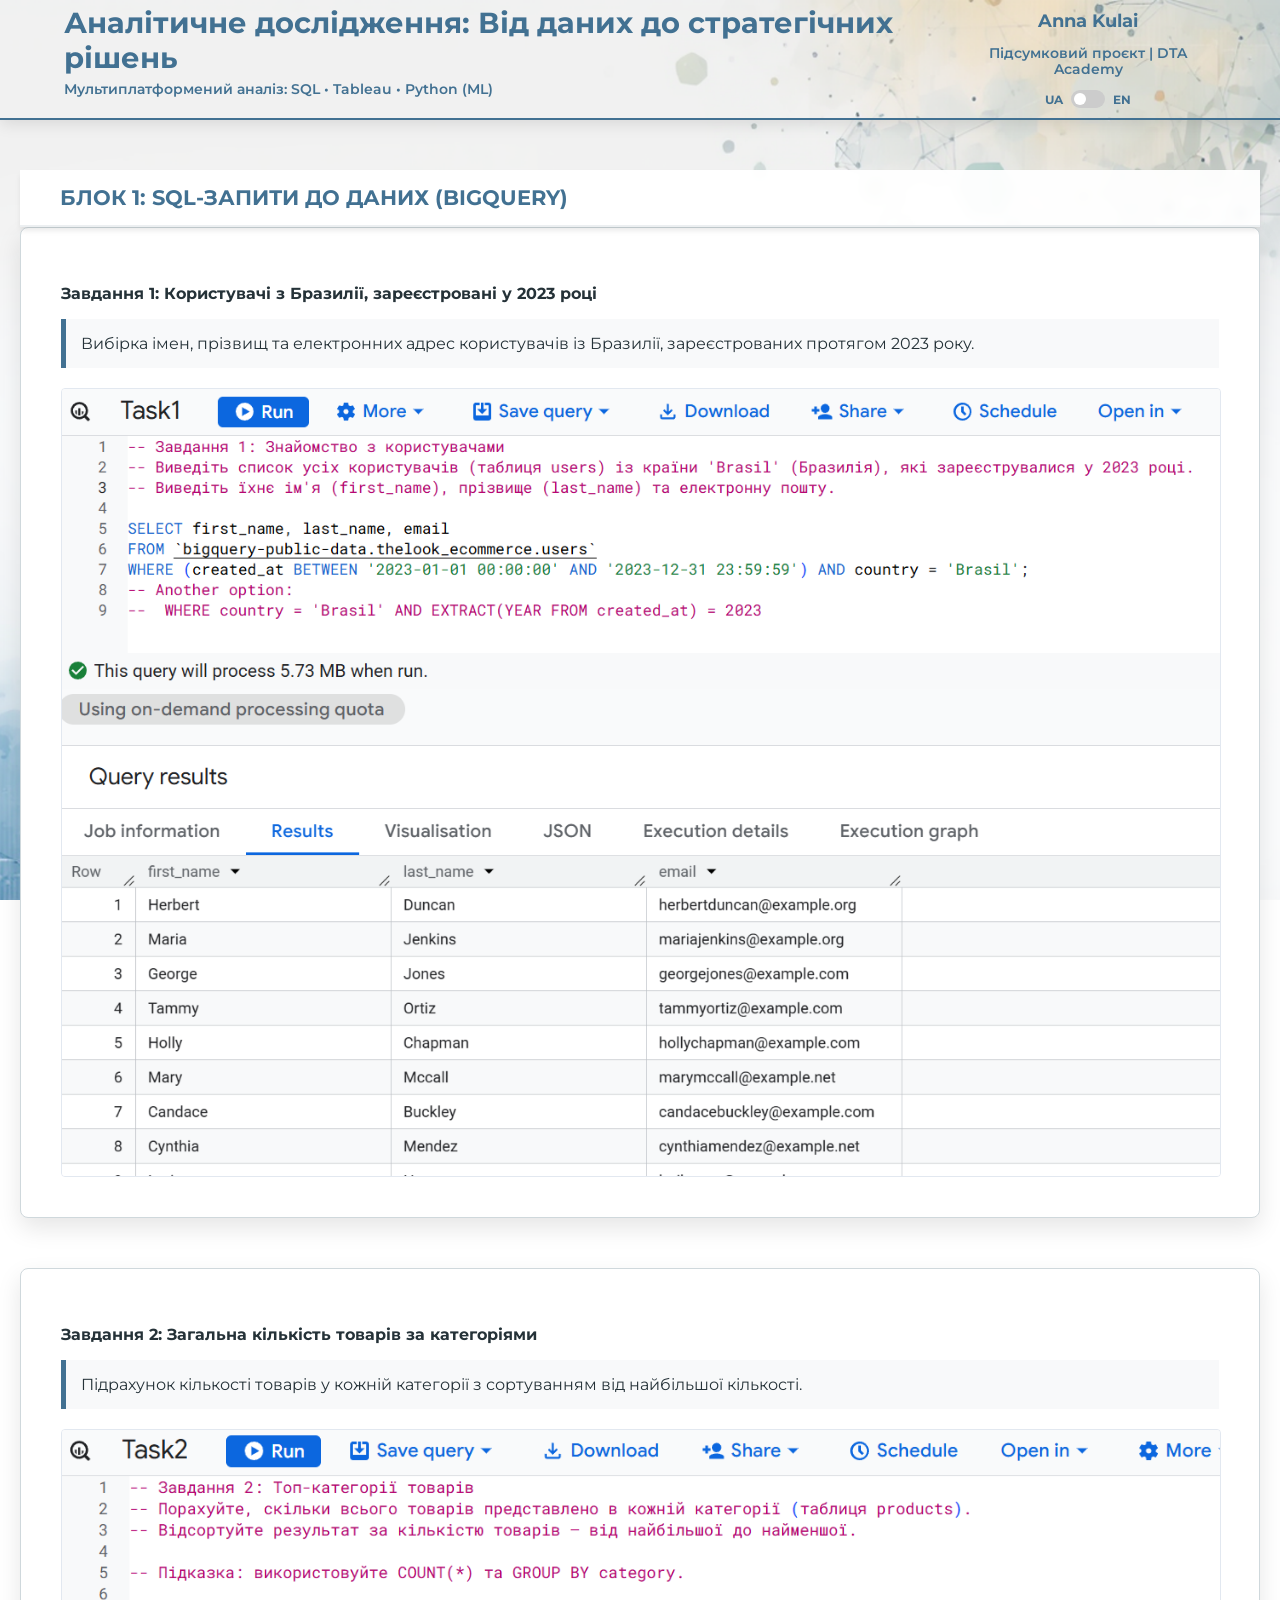
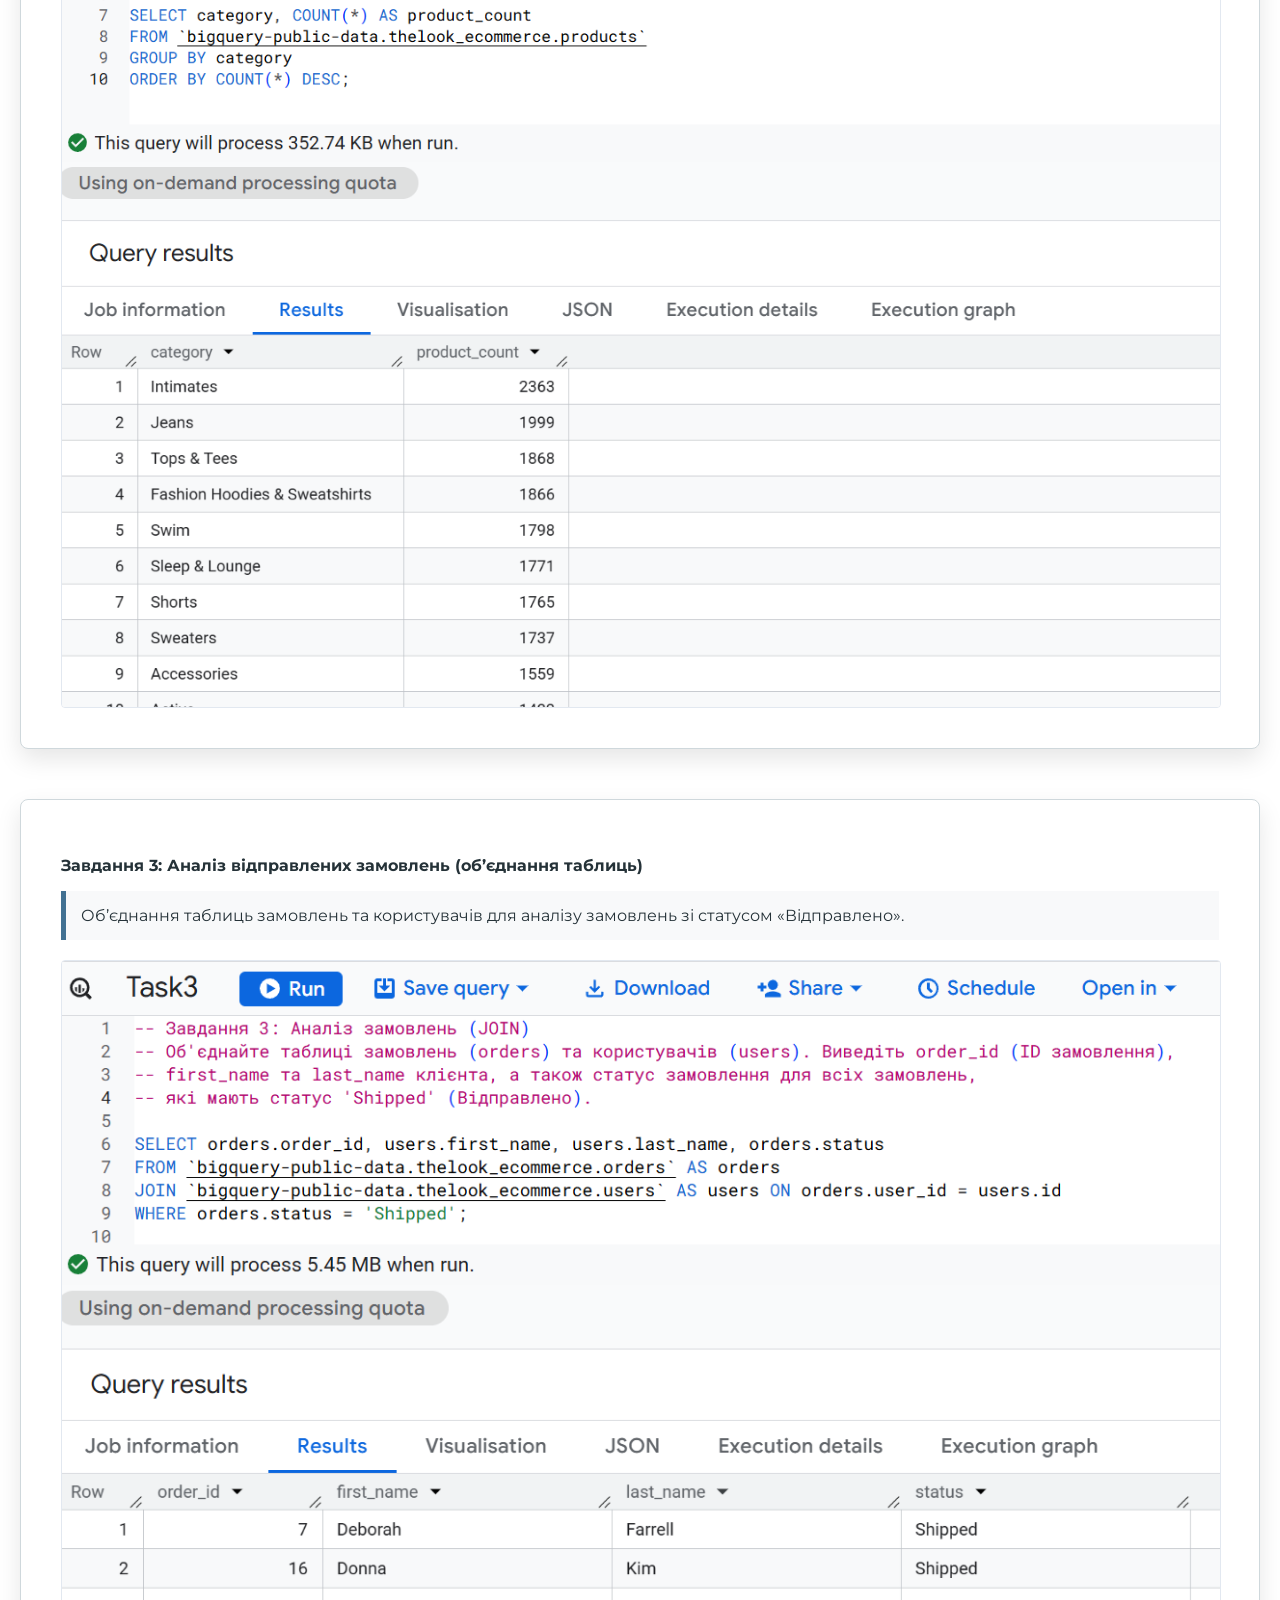
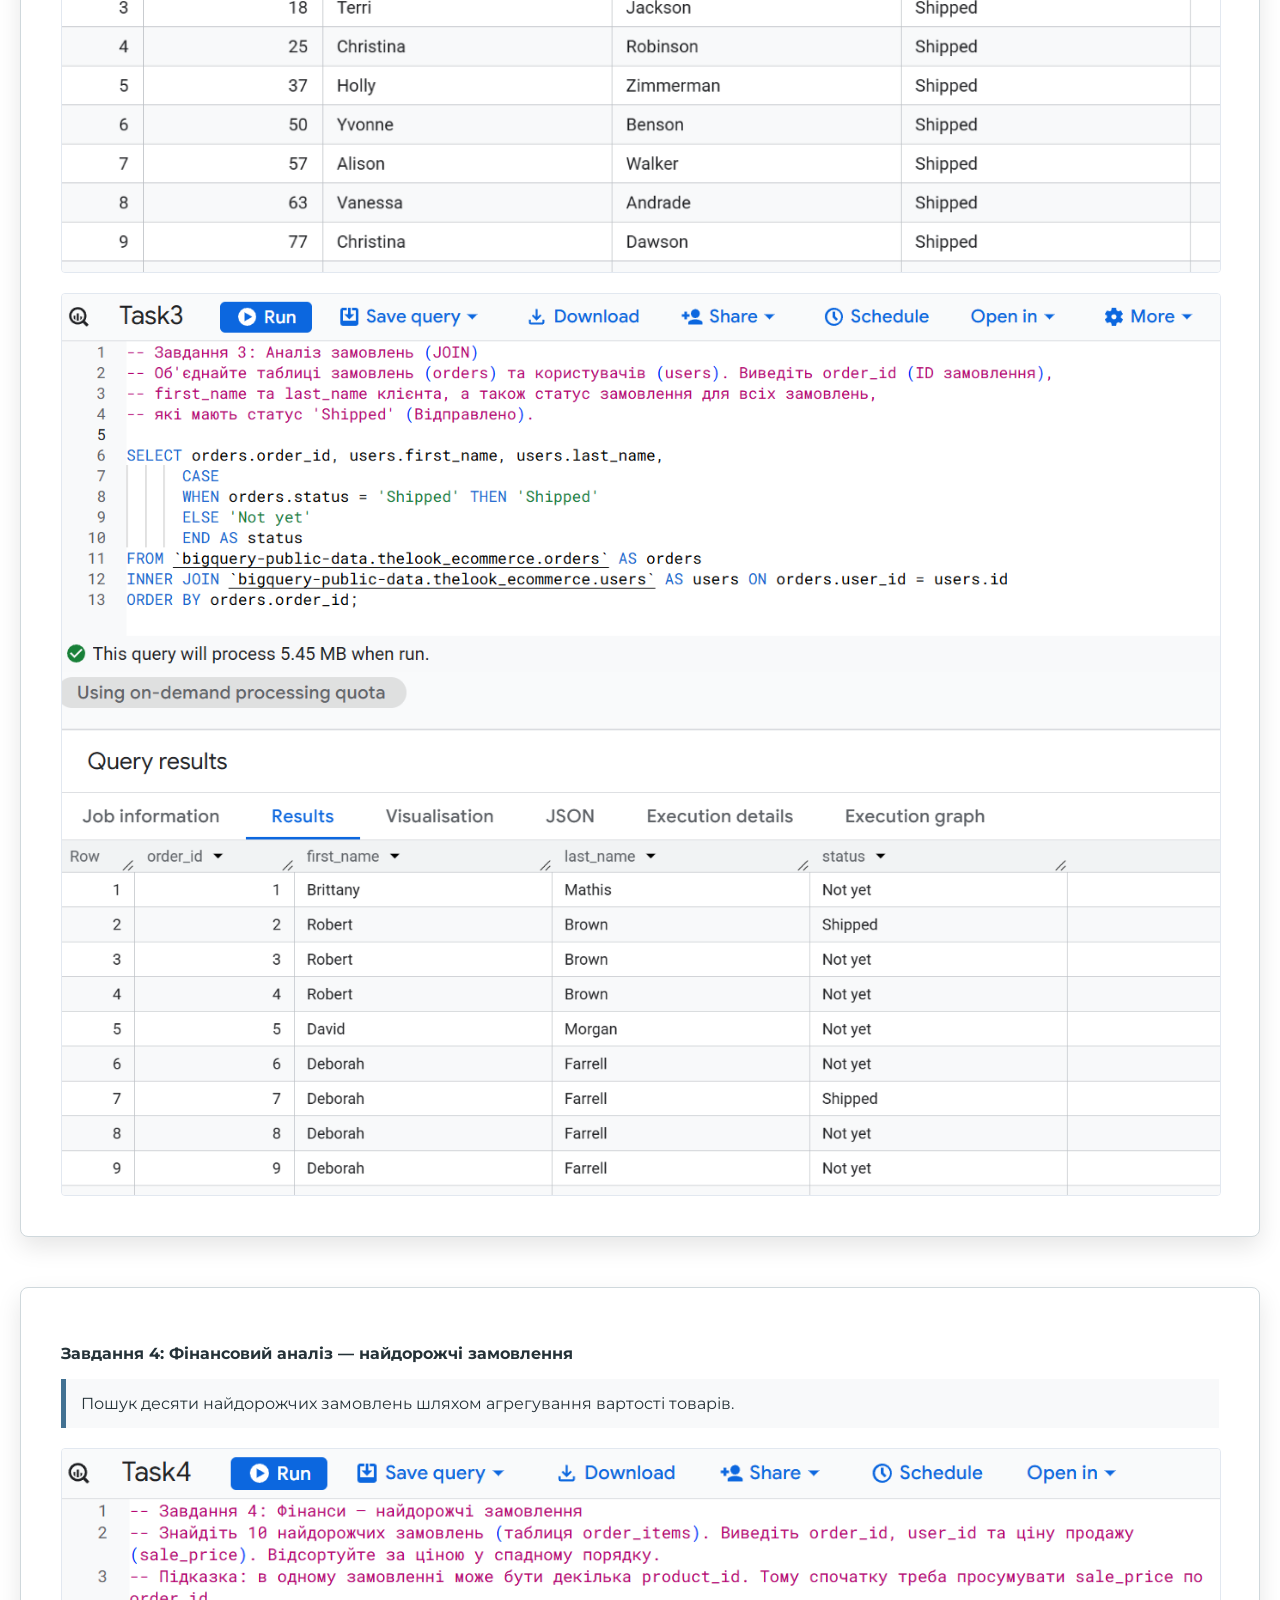
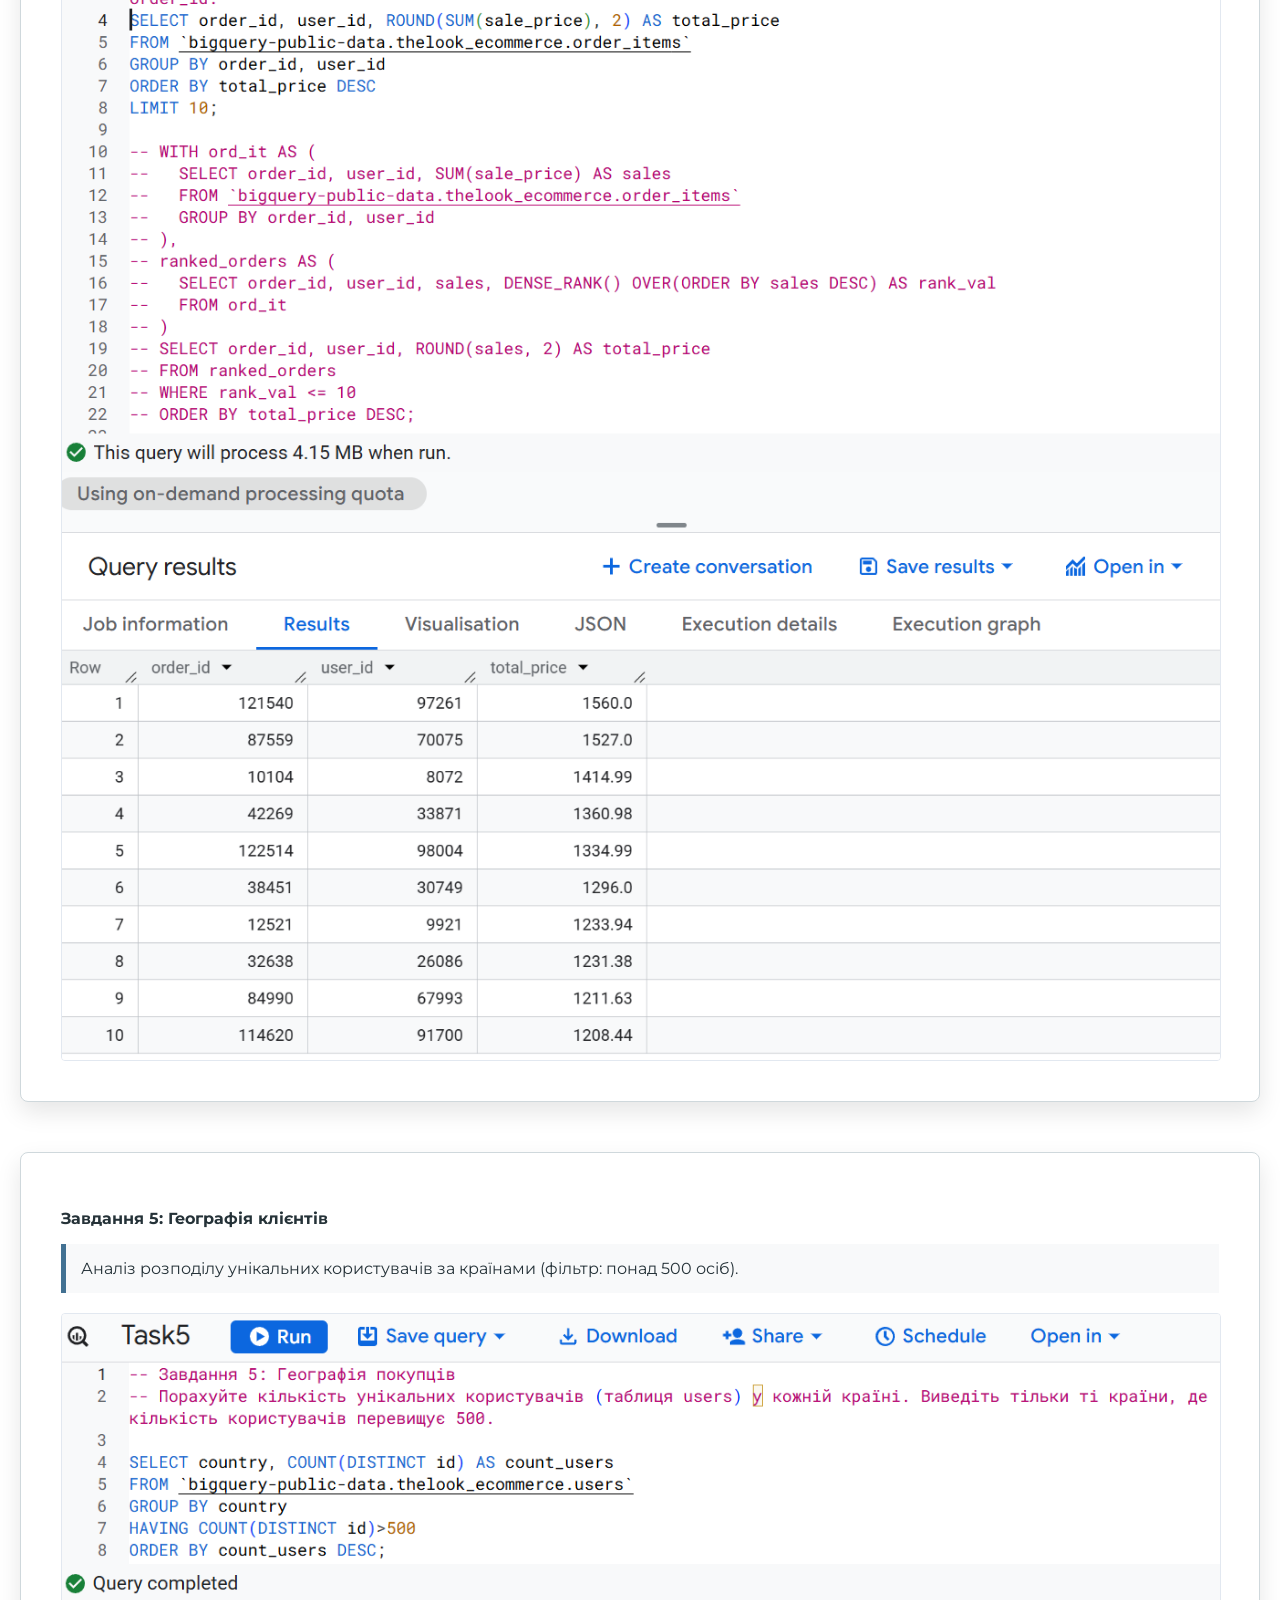
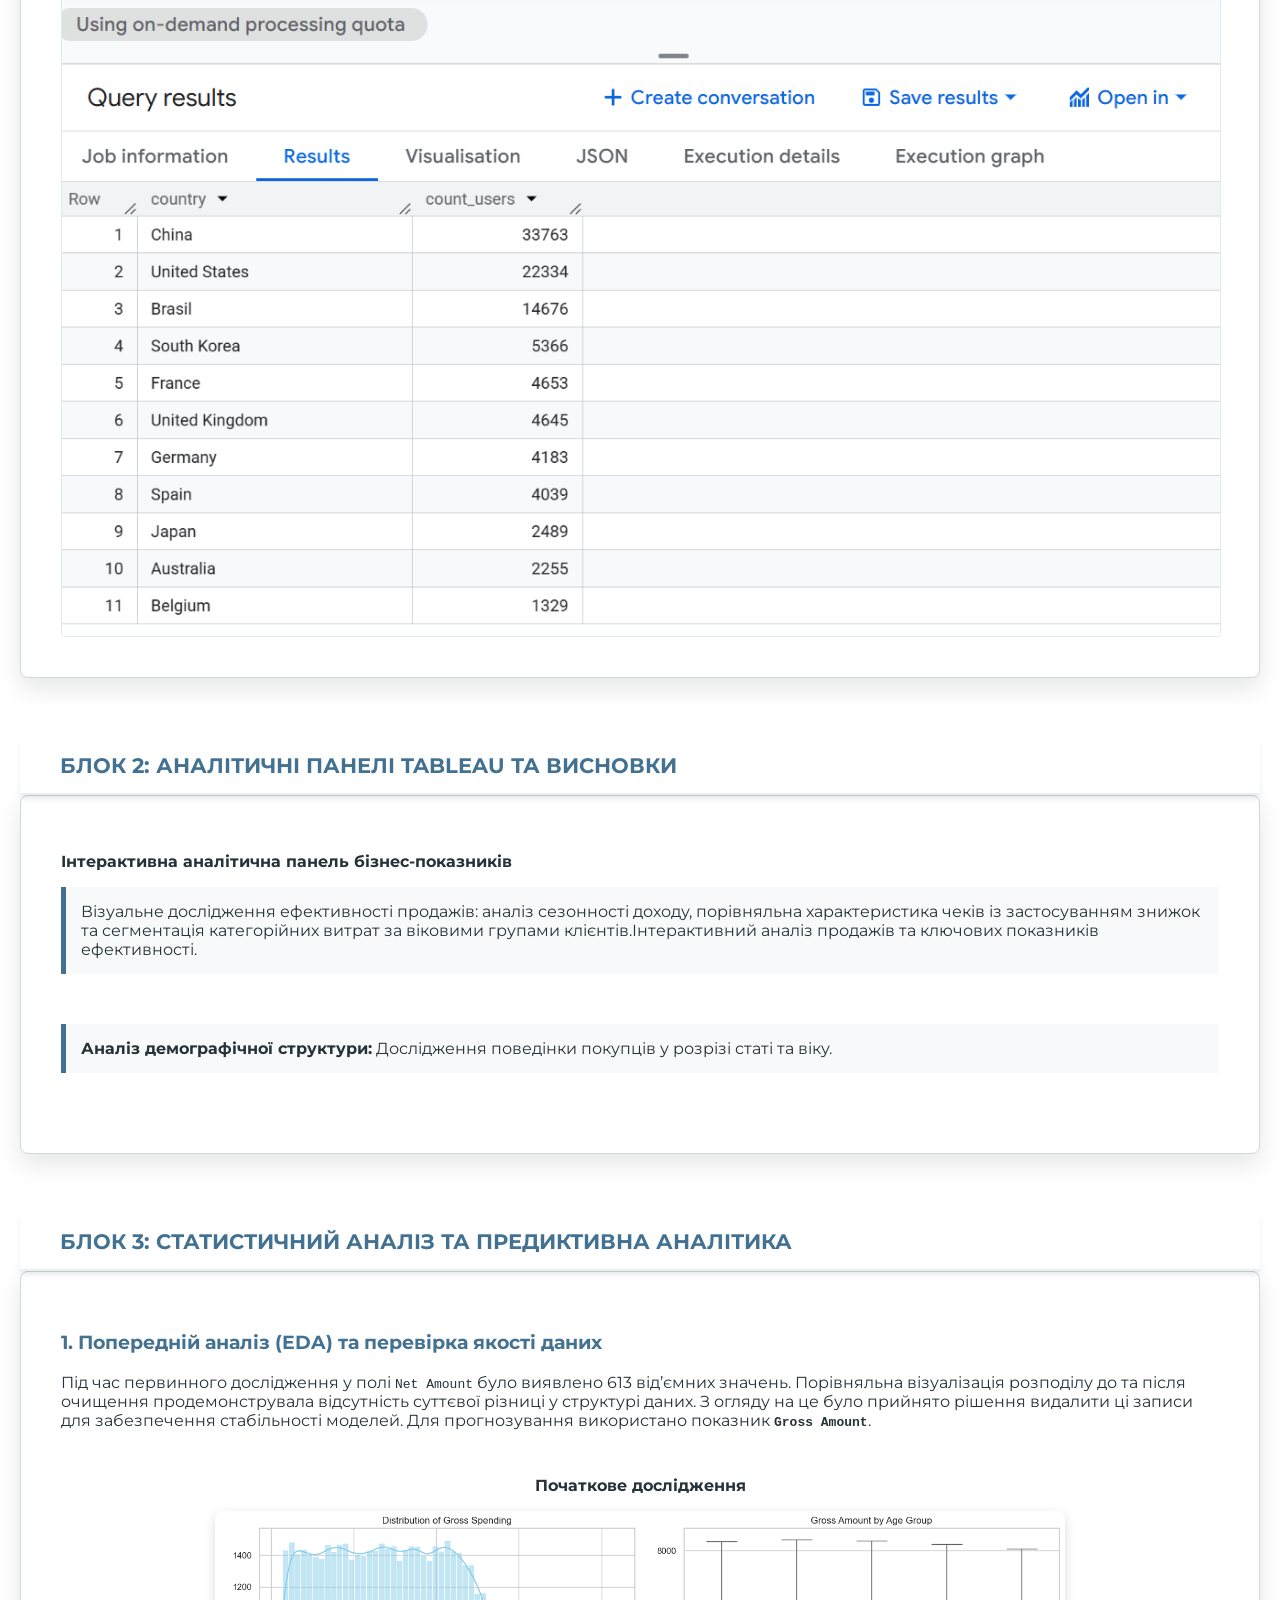
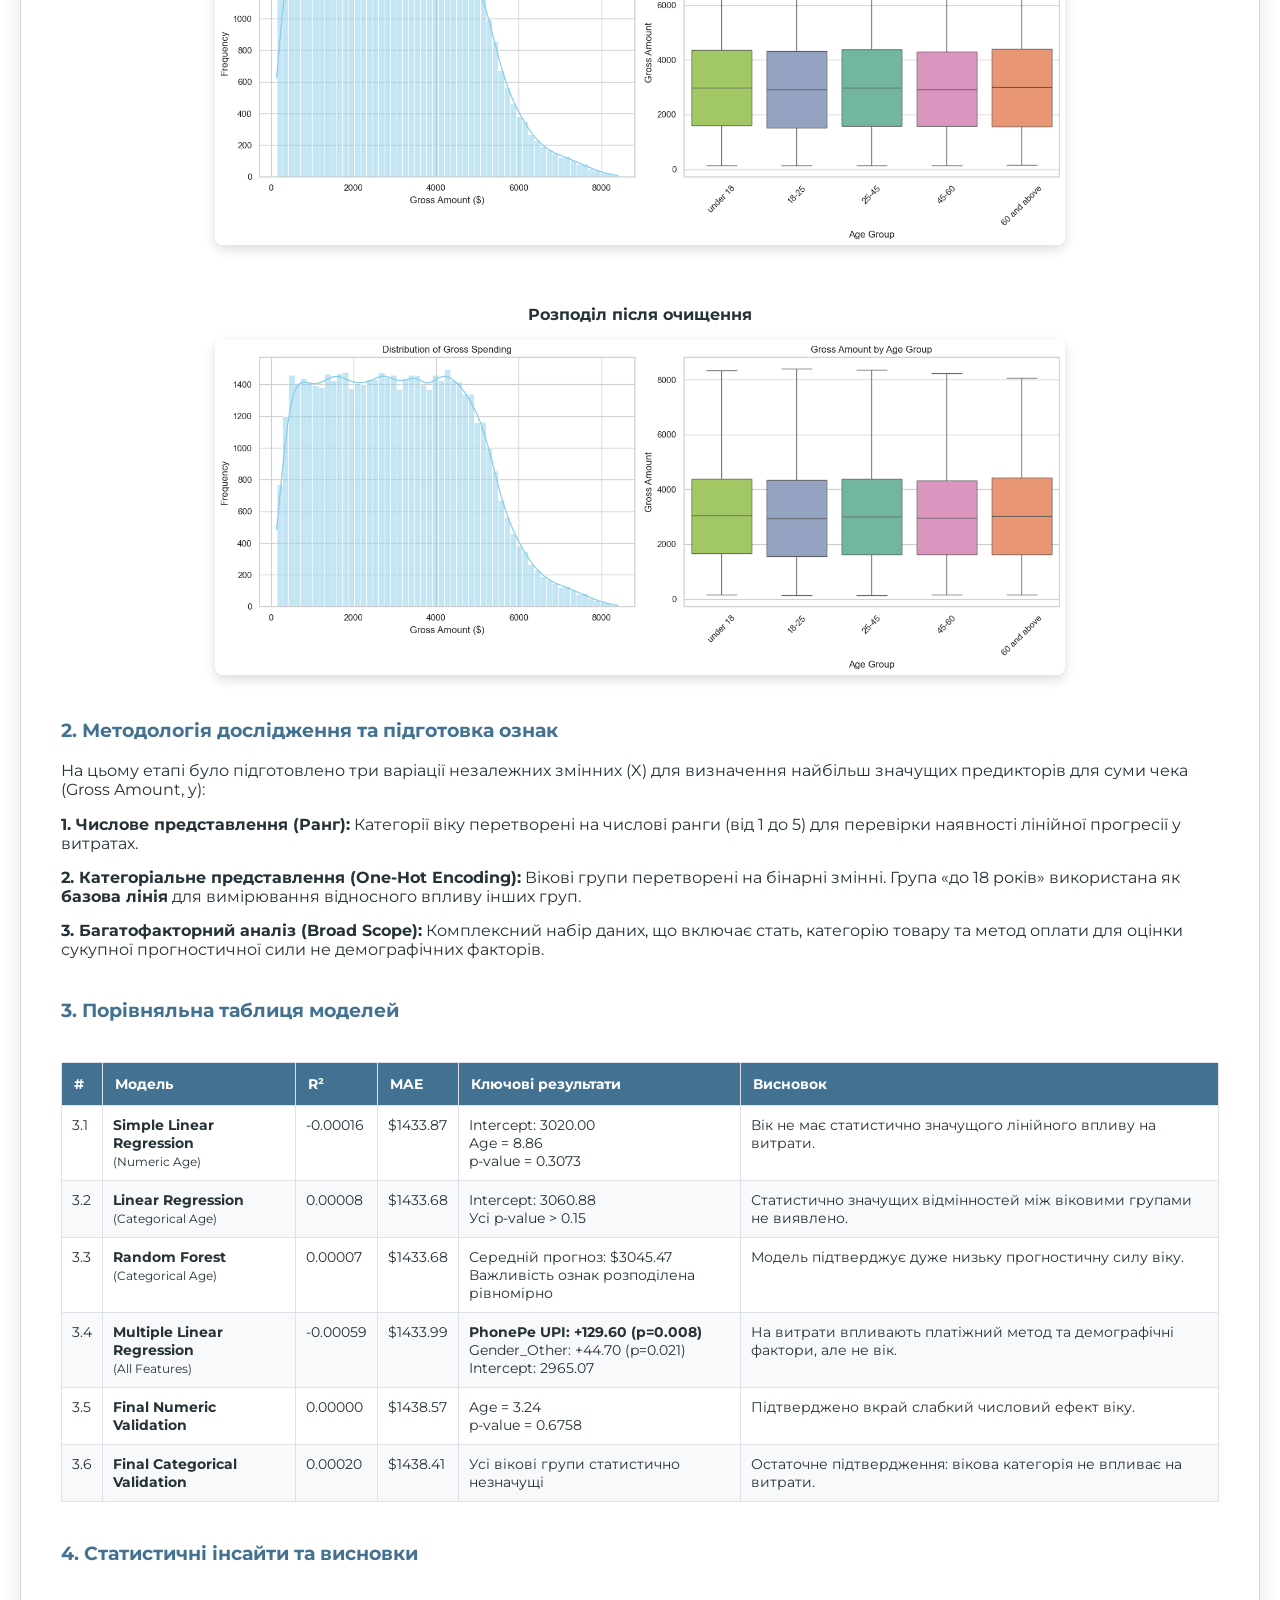
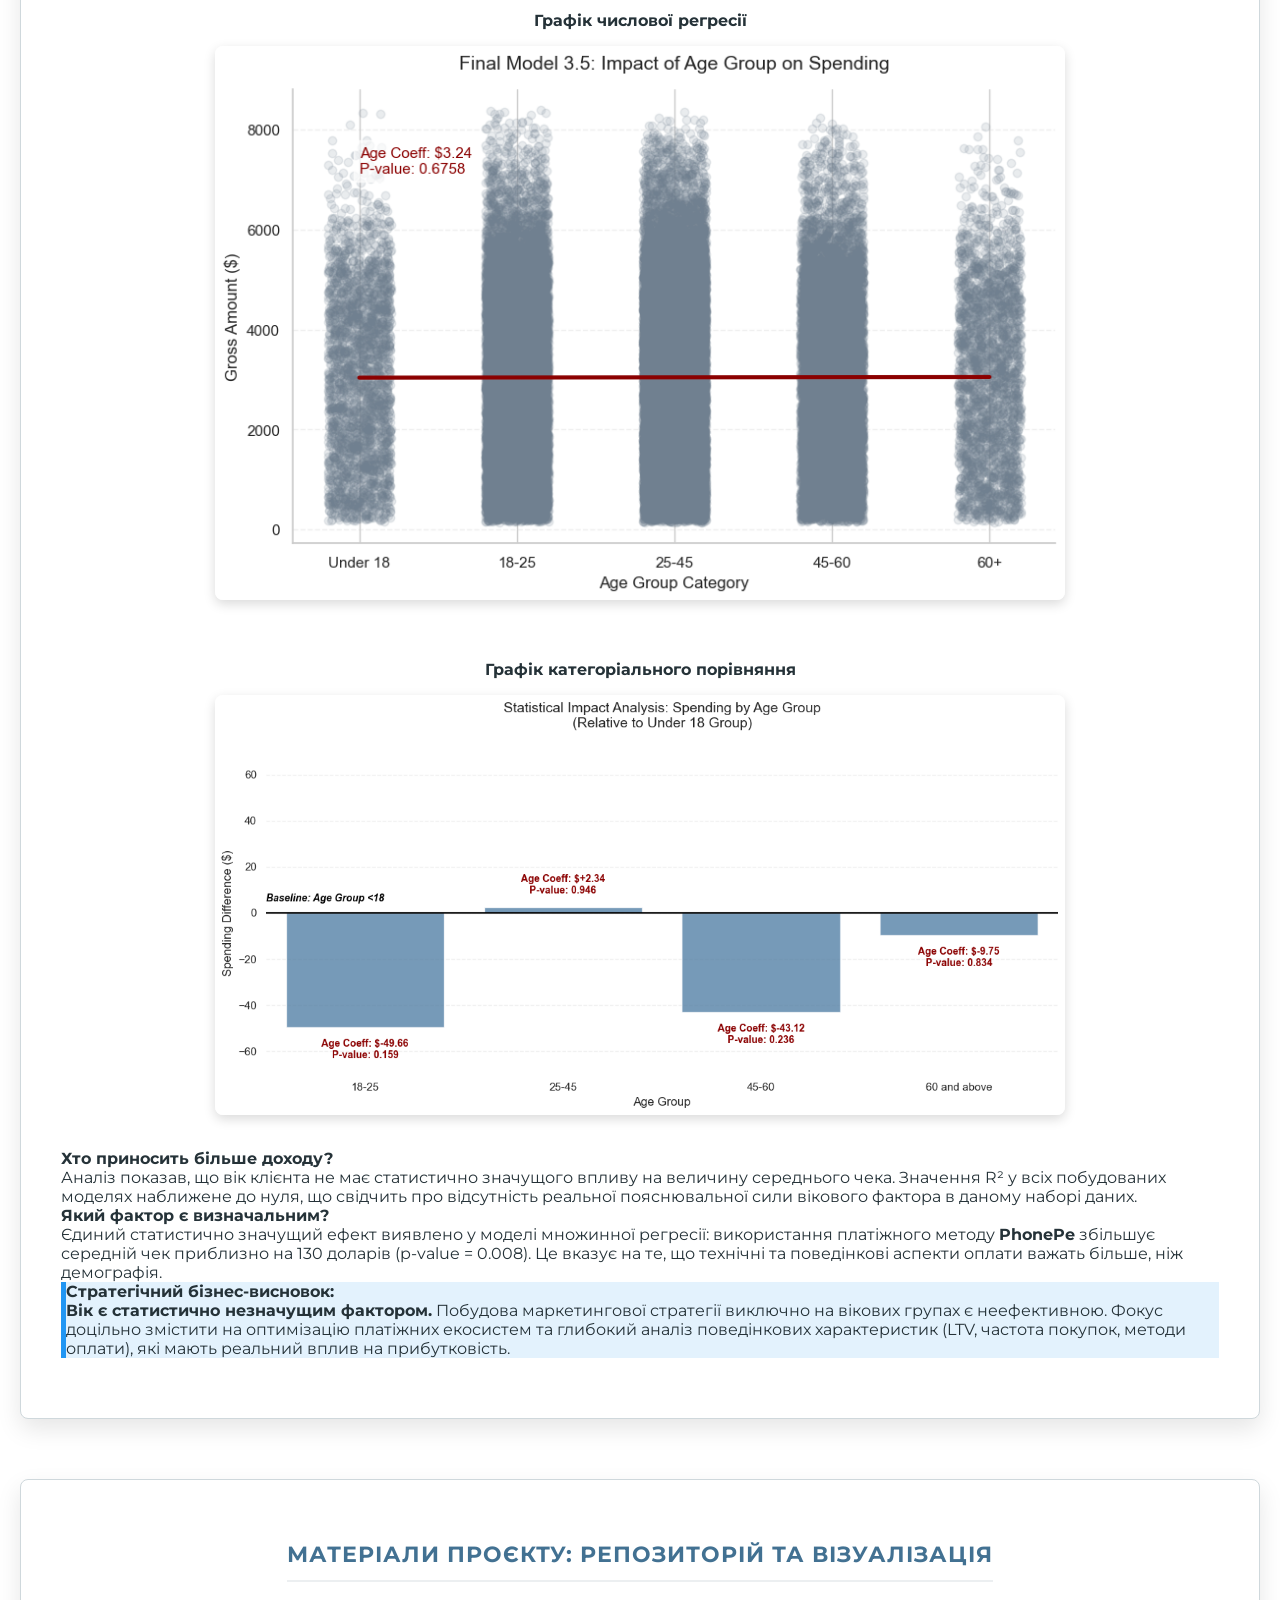
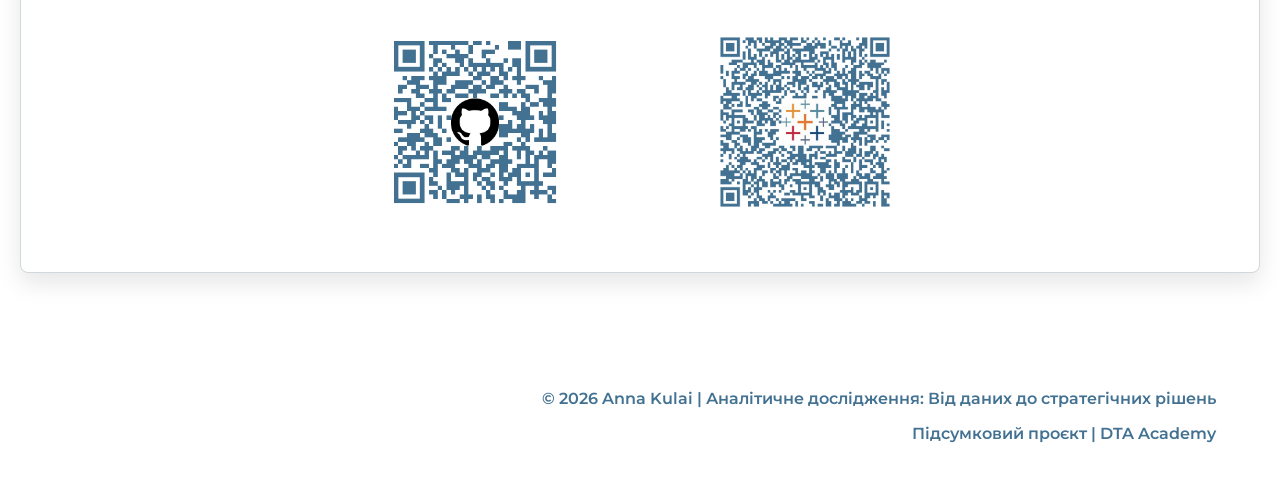
<file: index.html>
<!DOCTYPE html>
<html lang="uk">
<head>
    <meta charset="UTF-8">
    <title>Аналітичне дослідження — Anna Kulai</title>
    <link rel="stylesheet" href="static/style.css">
    <style>
        .language-switch { display: flex; align-items: center; justify-content: center; gap: 8px; margin-top: 10px; }
        .lang-label { font-size: 0.75rem; font-weight: 700; color: #427192; }
        .switch { position: relative; display: inline-block; width: 34px; height: 18px; }
        .switch input { opacity: 0; width: 0; height: 0; }
        .slider { position: absolute; cursor: pointer; top: 0; left: 0; right: 0; bottom: 0; background-color: #ccc; transition: .4s; border-radius: 34px; }
        .slider:before { position: absolute; content: ""; height: 12px; width: 12px; left: 3px; bottom: 3px; background-color: white; transition: .4s; border-radius: 50%; }
        input:checked + .slider { background-color: #427192; }
        input:checked + .slider:before { transform: translateX(16px); }
        .author-block { text-align: center; min-width: 250px; }
    </style>
</head>
<body>

<header class="main-title-box">
    <div class="title-content">
        <h1 class="hero-title" data-en="Analytical Research: From Data to Strategic Decisions">
            Аналітичне дослідження: Від даних до стратегічних рішень
        </h1>
        <p class="hero-subtitle" data-en="Multi-platform Analysis: SQL • Tableau • Python (ML)">
            Мультиплатформений аналіз: SQL • Tableau • Python (ML)
        </p>
    </div>
    <div class="author-block">
        <p class="author-name">Anna Kulai</p>
        <p class="academy-info" data-en="DTA Academy Final Project">Підсумковий проєкт | DTA Academy</p>
        <div class="language-switch">
            <span class="lang-label">UA</span>
            <label class="switch"><input type="checkbox" id="lang-toggle"><span class="slider"></span></label>
            <span class="lang-label">EN</span>
        </div>
    </div>
</header>

<main class="container">

<section class="content-section">
    <h2 class="sticky-sub-title" data-en="Block 1: SQL Data Queries (BigQuery)">Блок 1: SQL-запити до даних (BigQuery)</h2>
    
    <div class="card">
        <p><strong data-en="Task 1: Users from Brazil registered in 2023">Завдання 1: Користувачі з Бразилії, зареєстровані у 2023 році</strong></p>
        <div class="task-info" data-en="Selection of names, surnames, and email addresses of users from Brazil registered during 2023.">
            Вибірка імен, прізвищ та електронних адрес користувачів із Бразилії, зареєстрованих протягом 2023 року.
        </div>
        <img src="Images/SQL/Task_1_BigQuery.png" alt="SQL 1" class="sql-screenshot">
    </div>

    <div class="card">
        <p><strong data-en="Task 2: Total products by category">Завдання 2: Загальна кількість товарів за категоріями</strong></p>
        <div class="task-info" data-en="Counting the number of products in each category, sorted from highest to lowest.">
            Підрахунок кількості товарів у кожній категорії з сортуванням від найбільшої кількості.
        </div>
        <img src="Images/SQL/Task_2_BigQuery.png" alt="SQL 2" class="sql-screenshot">
    </div>

    <div class="card">
        <p><strong data-en="Task 3: Analysis of shipped orders (Table Join)">Завдання 3: Аналіз відправлених замовлень (об’єднання таблиць)</strong></p>
        <div class="task-info" data-en="Joining orders and users tables to analyze orders with 'Shipped' status.">
            Об’єднання таблиць замовлень та користувачів для аналізу замовлень зі статусом «Відправлено».
        </div>
        <img src="Images/SQL/Task_3v1_BigQuery.png" alt="SQL 3.1" class="sql-screenshot">
        <img src="Images/SQL/Task_3v2_BigQuery.png" alt="SQL 3.2" class="sql-screenshot" style="margin-top:20px;">
    </div>

    <div class="card">
        <p><strong data-en="Task 4: Financial analysis — most expensive orders">Завдання 4: Фінансовий аналіз — найдорожчі замовлення</strong></p>
        <div class="task-info" data-en="Finding the ten most expensive orders by aggregating product costs.">
            Пошук десяти найдорожчих замовлень шляхом агрегування вартості товарів.
        </div>
        <img src="Images/SQL/Task_4_BigQuery.png" alt="SQL 4" class="sql-screenshot">
    </div>

    <div class="card">
        <p><strong data-en="Task 5: Customer Geography">Завдання 5: Географія клієнтів</strong></p>
        <div class="task-info" data-en="Analysis of unique user distribution by country (filter: over 500 people).">
            Аналіз розподілу унікальних користувачів за країнами (фільтр: понад 500 осіб).
        </div>
        <img src="Images/SQL/Task_5_BigQuery.png" alt="SQL 5" class="sql-screenshot">
    </div>
</section>

<section class="content-section">
    <h2 class="sticky-sub-title" data-en="Block 2: Tableau Dashboards & Insights">Блок 2: Аналітичні панелі Tableau та висновки</h2>
    
    <div class="card">
        <p><strong data-en="Interactive Business Metrics Dashboard">Інтерактивна аналітична панель бізнес-показників</strong></p>
        <div class="task-info" data-en="Visual research of sales performance: revenue seasonality analysis, comparative characteristics of transactions with discounts, and segmentation of category expenses by customer age groups. Interactive analysis of sales and key performance indicators (KPIs).">
          Візуальне дослідження ефективності продажів: аналіз сезонності доходу, порівняльна характеристика чеків із застосуванням знижок та сегментація категорійних витрат за віковими групами клієнтів.Інтерактивний аналіз продажів та ключових показників ефективності.
        </div>

        <div class="tableau-embed-container">
            <div class='tableauPlaceholder' id='viz1772448988327' style='position: relative'>
                <object class='tableauViz' style='display:none;'>
                    <param name='name' value='EcommerceDatasetforDataAnalysisKaggle&#47;SalesCustomerInsightsDashboard' />
                    <param name='tabs' value='yes' />
                    <param name='toolbar' value='yes' />
                </object>
            </div>
        </div>

        <div class="task-info" style="margin-top: 30px;" data-en="<strong>Demographic Structure Analysis:</strong> Customer behavior study by gender and age.">
            <strong>Аналіз демографічної структури:</strong> Дослідження поведінки покупців у розрізі статі та віку.
        </div>

        <div class="tableau-embed-container">
            <div class='tableauPlaceholder' id='viz1772449015219' style='position: relative'>
                <object class='tableauViz' style='display:none;'>
                    <param name='name' value='EcommerceDatasetforDataAnalysisKaggle&#47;GenderDemographicsAnalysis' />
                    <param name='tabs' value='yes' />
                    <param name='toolbar' value='yes' />
                </object>
            </div>
        </div>
    </div>
</section>

<section class="content-section">
    <h2 class="sticky-sub-title" data-en="Block 3: Statistical Analysis & Predictive Analytics">Блок 3: Статистичний аналіз та предиктивна аналітика</h2>
    
    <div class="card">
        <h3 style="color: #427192;" data-en="1. Exploratory Data Analysis & Data Integrity">1. Попередній аналіз (EDA) та перевірка якості даних</h3>
        <p data-en="During the initial exploratory research, 613 negative values were identified in the Net Amount field. Comparative visualization of the distribution before and after cleaning demonstrated no significant difference in the data structure. Consequently, it was decided to remove these records to ensure model stability. The Gross Amount metric was used for forecasting.">
            Під час первинного дослідження у полі <code>Net Amount</code> було виявлено 613 від’ємних значень.
            Порівняльна візуалізація розподілу до та після очищення продемонструвала відсутність суттєвої різниці у структурі даних.
            З огляду на це було прийнято рішення видалити ці записи для забезпечення стабільності моделей.
            Для прогнозування використано показник <strong><code>Gross Amount</code></strong>.
        </p>
        
        <div class="eda-grid">
            <div class="eda-item">
                <p><strong data-en="Initial Data Research">Початкове дослідження</strong></p>
                <img src="Images/ML_Plots/raw_data_distribution.png" alt="Raw">
            </div>
            <div class="eda-item">
                <p><strong data-en="Post-Cleaning Distribution">Розподіл після очищення</strong></p>
                <img src="Images/ML_Plots/cleaned_data_distribution.png" alt="Cleaned">
            </div>
        </div>

<h3 style="color: #427192; margin-top: 40px;" data-en="2. Research Methodology & Feature Engineering">2. Методологія дослідження та підготовка ознак</h3>
<p data-en="At this stage, we prepared three different variations of the independent variables (X) to identify the most significant predictors for Gross Amount (y):">
    На цьому етапі було підготовлено три варіації незалежних змінних (X) для визначення найбільш значущих предикторів для суми чека (Gross Amount, y):
</p>

<div class="ml-methodology-box">
    <ul style="list-style: none; padding: 0; margin: 0;" data-en="
        <li style='margin-bottom: 15px;'><strong>1. Numerical Representation (Rank):</strong> Age categories are mapped to numerical ranks (1 to 5), treating age as an ordinal variable to check for linear progression in spending.</li>
        <li style='margin-bottom: 15px;'><strong>2. Categorical Representation (One-Hot Encoding):</strong> Age groups are converted into binary 'dummy' variables. The 'under 18' group is used as the baseline to measure the relative impact.</li>
        <li><strong>3. Multi-Feature Analysis (Broad Scope):</strong> A comprehensive set including Gender, Product Category, and Purchase Method to evaluate the collective predictive power of non-demographic factors.</li>">
        
        <li style="margin-bottom: 15px;">
            <strong>1. Числове представлення (Ранг):</strong> Категорії віку перетворені на числові ранги (від 1 до 5) для перевірки наявності лінійної прогресії у витратах.
        </li>
        <li style="margin-bottom: 15px;">
            <strong>2. Категоріальне представлення (One-Hot Encoding):</strong> Вікові групи перетворені на бінарні змінні. Група «до 18 років» використана як <strong>базова лінія</strong> для вимірювання відносного впливу інших груп.
        </li>
        <li>
            <strong>3. Багатофакторний аналіз (Broad Scope):</strong> Комплексний набір даних, що включає стать, категорію товару та метод оплати для оцінки сукупної прогностичної сили не демографічних факторів.
        </li>
    </ul>
</div>

        <h3 style="color: #427192; margin-top: 40px;" data-en="3. Model Comparison Table">3. Порівняльна таблиця моделей</h3>
        <div class="model-table-container">
<div class="model-table-container">
    <table class="model-comparison-table">
        <thead>
            <tr>
                <th>#</th>
                <th data-en="Model">Модель</th>
                <th>R²</th>
                <th>MAE</th>
                <th data-en="Key Results">Ключові результати</th>
                <th data-en="Conclusion">Висновок</th>
            </tr>
        </thead>
        <tbody>

            <tr>
                <td>3.1</td>
                <td>
                    <strong>Simple Linear Regression</strong><br>
                    <small>(Numeric Age)</small>
                </td>
                <td>-0.00016</td>
                <td>$1433.87</td>
                <td>
                    Intercept: 3020.00<br>
                    Age = 8.86<br>
                    p-value = 0.3073
                </td>
                <td data-en="Age has no statistically significant linear impact on spending.">
                    Вік не має статистично значущого лінійного впливу на витрати.
                </td>
            </tr>

            <tr>
                <td>3.2</td>
                <td>
                    <strong>Linear Regression</strong><br>
                    <small>(Categorical Age)</small>
                </td>
                <td>0.00008</td>
                <td>$1433.68</td>
                <td data-en="Intercept: 3060.88<br>All p-values > 0.15">
                    Intercept: 3060.88<br>
                    Усі p-value &gt; 0.15
                </td>
                <td data-en="No statistically significant differences between age groups identified.">
                    Статистично значущих відмінностей між віковими групами не виявлено.
                </td>
            </tr>

            <tr>
                <td>3.3</td>
                <td>
                    <strong>Random Forest</strong><br>
                    <small>(Categorical Age)</small>
                </td>
                <td>0.00007</td>
                <td>$1433.68</td>
                <td data-en="Average forecast: $3045.47<br>Feature importance is evenly distributed">
                    Середній прогноз: $3045.47<br>
                    Важливість ознак розподілена рівномірно
                </td>
                <td data-en="The model confirms the very low predictive power of age.">
                    Модель підтверджує дуже низьку прогностичну силу віку.
                </td>
            </tr>

            <tr class="sig-row">
                <td>3.4</td>
                <td>
                    <strong>Multiple Linear Regression</strong><br>
                    <small>(All Features)</small>
                </td>
                <td>-0.00059</td>
                <td>$1433.99</td>
                <td>
                    <strong>PhonePe UPI: +129.60 (p=0.008)</strong><br>
                    Gender_Other: +44.70 (p=0.021)<br>
                    Intercept: 2965.07
                </td>
                <td data-en="Spending is influenced by payment methods and demographics, but not age.">
                    На витрати впливають платіжний метод та демографічні фактори, але не вік.
                </td>
            </tr>

            <tr>
                <td>3.5</td>
                <td>
                    <strong>Final Numeric Validation</strong>
                </td>
                <td>0.00000</td>
                <td>$1438.57</td>
                <td>
                    Age = 3.24<br>
                    p-value = 0.6758
                </td>
                <td data-en="Extremely weak numerical effect of age confirmed.">
                    Підтверджено вкрай слабкий числовий ефект віку.
                </td>
            </tr>

            <tr>
                <td>3.6</td>
                <td>
                    <strong>Final Categorical Validation</strong>
                </td>
                <td>0.00020</td>
                <td>$1438.41</td>
                <td data-en="All age groups are statistically insignificant">
                    Усі вікові групи статистично незначущі
                </td>
                <td data-en="Final confirmation: age category does not affect spending.">
                    Остаточне підтвердження: вікова категорія не впливає на витрати.
                </td>
            </tr>

        </tbody>
    </table>
</div>
<h3 style="color: #427192; margin-top: 40px;" data-en="4. Statistical Insights & Conclusions">
    4. Статистичні інсайти та висновки
</h3>
<div class="eda-grid">
    <div class="eda-item">
        <p><strong data-en="Numeric Regression Plot">Графік числової регресії</strong></p>
        <img src="Images/ML_Plots/age_numeric_regression.png" alt="Numeric">
    </div>
    <div class="eda-item">
        <p><strong data-en="Categorical Comparison Plot">Графік категоріального порівняння</strong></p>
        <img src="Images/ML_Plots/age_categorical_regression.png" alt="Categorical">
    </div>
</div>

<div class="q-box" style="margin-top: 30px;" data-en="<strong>Who brings more revenue?</strong><br>Analysis showed that client age has no statistically significant impact on the average check. The R² value in all models is close to zero, indicating that age alone cannot explain variations in customer spending behavior.">
    <strong>Хто приносить більше доходу?</strong><br>
    Аналіз показав, що вік клієнта не має статистично значущого впливу на величину середнього чека. Значення R² у всіх побудованих моделях наближене до нуля, що свідчить про відсутність реальної пояснювальної сили вікового фактора в даному наборі даних.
</div>

<div class="q-box" data-en="<strong>What is the key factor?</strong><br>The only statistically significant effect was identified in the Multiple Regression model. The use of the <strong>PhonePe</strong> payment method is associated with an average check increase of approximately $130 (p-value = 0.008), making it a key driver of transaction value.">
    <strong>Який фактор є визначальним?</strong><br>
    Єдиний статистично значущий ефект виявлено у моделі множинної регресії: використання платіжного методу <strong>PhonePe</strong> збільшує середній чек приблизно на 130 доларів (p-value = 0.008). Це вказує на те, що технічні та поведінкові аспекти оплати важать більше, ніж демографія.
</div>

<div class="q-box" style="border-left: 5px solid #2196f3; background: #e3f2fd;" data-en="<strong>Strategic Business Conclusion:</strong><br>Age is statistically insignificant for predicting order value. It is recommended to shift the business strategy focus from traditional age-based segmentation to enhancing payment ecosystems and analyzing behavioral patterns of high-value segments.">
    <strong>Стратегічний бізнес-висновок:</strong><br>
    <strong>Вік є статистично незначущим фактором.</strong> Побудова маркетингової стратегії виключно на вікових групах є неефективною. Фокус доцільно змістити на оптимізацію платіжних екосистем та глибокий аналіз поведінкових характеристик (LTV, частота покупок, методи оплати), які мають реальний вплив на прибутковість.
</div>
    </div>
</section>
<div class="qr-main-container">
    <div class="qr-white-card">
        <h2 class="qr-title" data-en="Project Materials: Repository & Visualization">
            Матеріали проєкту: Репозиторій та Візуалізація
        </h2>
        <div class="qr-content-wrapper">
            <div class="qr-item">
                <img src="static/qr-code-github.png" alt="GitHub">

            </div>
            <div class="qr-item">
                <img src="static/qr-code-tableau.png" alt="Tableau">
            </div>
        </div>
    </div>
</div>
</main> 
<footer class="main-footer">
    <div class="footer-text-block">
        <p>© 2026 Anna Kulai | <span data-en="Analytical Research: From Data to Strategic Decisions">Аналітичне дослідження: Від даних до стратегічних рішень</span></p>
        <p class="footer-sub" data-en="DTA Academy Final Project">Підсумковий проєкт | DTA Academy</p>
    </div>
</footer>

<script>
    document.getElementById('lang-toggle').addEventListener('change', function() {
        const isEn = this.checked;
        document.querySelectorAll('[data-en]').forEach(el => {
            if (!el.getAttribute('data-ua')) el.setAttribute('data-ua', el.innerHTML);
            el.innerHTML = isEn ? el.getAttribute('data-en') : el.getAttribute('data-ua');
        });
    });

    function loadTableau(id) {
        var divElement = document.getElementById(id);
        var vizElement = divElement.getElementsByTagName('object')[0];
        vizElement.style.width = '100%';
        vizElement.style.height = (divElement.offsetWidth > 800) ? '850px' : '1600px';
        var scriptElement = document.createElement('script');
        scriptElement.src = 'https://public.tableau.com/javascripts/api/viz_v1.js';
        vizElement.parentNode.insertBefore(scriptElement, vizElement);
    }
    loadTableau('viz1772448988327');
    loadTableau('viz1772449015219');
</script>

</body>
</html>
</file>
<file: static/style.css>
/* Підключення шрифтів */
@import url('https://fonts.googleapis.com/css2?family=Montserrat:wght@400;600;700&display=swap');

body {
    margin: 0;
    padding: 0;
    font-family: 'Montserrat', sans-serif;
    color: #253238;
    min-height: 100vh;
    display: flex;
    flex-direction: column;
    align-items: center;
    
    /* ФОН СТОРІНКИ */
    background-image: url("background.png");
    background-position: center;
    background-repeat: no-repeat;
    background-attachment: fixed;
    background-size: cover;

    padding-top: 150px; 
}

/* --- ФІКСОВАНИЙ ХЕДЕР --- */
.main-title-box {
    width: 100%;
    height: 120px;
    position: fixed;
    top: 0;
    left: 0;
    z-index: 1000;

    /* Використовуємо суцільний колір або ту саму картинку без розмиття */
    background-image: url("background.png"); 
    background-position: center;
    background-size: cover;
    background-attachment: fixed;

    /* Додаємо легку тінь знизу, щоб візуально підняти хедер над контентом */
    box-shadow: 0 4px 15px rgba(0, 0, 0, 0.1);
    border-bottom: 2px solid #427192; /* Ваша фірмова синя лінія */

    display: flex;
    justify-content: space-between;
    align-items: center;
    padding: 0 5%;
    box-sizing: border-box;
}

.hero-title {
    color: #427192;
    font-size: 1.8rem;
    font-weight: 700;
    margin: 0;
}

.hero-subtitle {
    color: #427192;
    font-size: 0.9rem;
    font-weight: 600;
    margin-top: 5px;
}

.author-block {
    text-align: right;
}

.author-name {
    color: #427192;
    font-size: 1.1rem;
    font-weight: 700;
    margin: 0;
}

.academy-info {
    color: #427192;
    font-size: 0.85rem;
    font-weight: 600;
}

/* --- КОНТЕЙНЕР ТА КАРТКИ --- */
.container {
    max-width: 1300px;
    padding: 20px;
    width: 100%;
    box-sizing: border-box;
}

.card {
    background: #ffffff; 
    padding: 40px;
    border-radius: 8px;
    box-shadow: 0 10px 25px rgba(0, 0, 0, 0.1);
    margin-bottom: 50px;
    border: 1px solid #CFD8DC;
}

h2 {
    color: #427192;
    font-size: 1.5rem;
    border-bottom: 2px solid #ECEFF1;
    padding-bottom: 12px;
    margin-bottom: 25px;
}

.task-info {
    background: #F8F9FA;
    padding: 15px;
    border-left: 5px solid #427192;
    margin-bottom: 20px;
}

.sql-screenshot {
    width: 100%;
    height: auto;
    border-radius: 4px;
    border: 1px solid #e2e8f0;
    display: block;
}

/* Контейнер для секції, щоб sticky працював правильно */
.content-section {
    position: relative;
    margin-bottom: 60px;
    width: 100%;
}

/* Динамічний підзаголовок */
.sticky-sub-title {
    position: -webkit-sticky; /* Для Safari */
    position: sticky;
    top: 120px; /* Висота твого основного хедера, щоб не було нахлесту */
    z-index: 900; /* Трохи нижче, ніж основний хедер (там 1000) */
    
    background: rgba(255, 255, 255, 0.95); /* Світлий фон, щоб текст не зливався з картинками */
    color: #427192; /* Твій сіро-синій колір */
    padding: 15px 40px;
    margin: 0;
    font-size: 1.3rem;
    text-transform: uppercase;
    border-bottom: 2px solid #ECEFF1;
    box-shadow: 0 4px 6px -1px rgba(0, 0, 0, 0.1);
    backdrop-filter: blur(5px);
}

/* Прибираємо дублюючі заголовки всередині карток, якщо вони там були */
.card h2 {
    display: none; 
}

.task-info ul {
    margin: 10px 0 0 20px;
    padding: 0;
}
.task-info li {
    margin-bottom: 5px;
}

.tableau-embed-container {
    width: 100%;
    margin: 20px 0;
    overflow: hidden; /* Гарантує відсутність прокрутки */
    display: flex;
    flex-direction: column;
    align-items: center;
}

.tableauPlaceholder {
    width: 100% !important; /* Розтягує на всю ширину картки */
}

/* Стилі для таблиці моделей */
.model-table-container {
    overflow-x: auto;
    margin: 20px 0;
}

.model-comparison-table {
    width: 100%;
    border-collapse: collapse;
    font-size: 0.9rem;
    background: #ffffff;
}

.model-comparison-table th {
    background-color: #427192;
    color: white;
    padding: 12px;
    text-align: left;
    border: 1px solid #dee2e6;
}

.model-comparison-table td {
    padding: 10px;
    border: 1px solid #dee2e6;
    vertical-align: top;
}

.model-comparison-table tr:nth-child(even) {
    background-color: #f8f9fa;
}

/* Акценти для значущих результатів */
.highlight-positive {
    color: #2e7d32;
    font-weight: 600;
}

.insight-card {
    background: #e3f2fd;
    border-left: 5px solid #2196f3;
    padding: 15px;
    margin-top: 15px;
}
/* Сітка для порівняння графіків EDA */

/* Знайти та оновити цей блок у style.css */
.eda-grid {
    display: flex;
    flex-direction: column; /* Графіки стають один під одним */
    gap: 40px;              /* Збільшуємо відстань між графіками */
    margin: 30px 0;
    align-items: center;    /* Центруємо графіки */
}

.eda-item {
    width: 100%;            /* Контейнер графіка займає всю ширину */
    max-width: 850px;       /* Обмежуємо максимальну ширину для чіткості */
    text-align: center;
}

.eda-item img {
    width: 100%;
    height: auto;
    border-radius: 8px;
    box-shadow: 0 4px 12px rgba(0,0,0,0.15); /* Трохи виразніша тінь */
}
.ml-results-box {
    background: #f8f9fa;
    border-radius: 8px;
    padding: 20px;
    border-left: 5px solid #427192;
}
.q-and-a {
    margin-top: 25px;
    padding: 15px;
    background: #fff;
    border: 1px solid #e0e0e0;
    border-radius: 8px;
}
.q-and-a strong {
    color: #427192;
    display: block;
    margin-bottom: 5px;
}

.data-split-box {
    background: #fdfcf0; /* Легкий кремовий колір для коду/структури */
    border: 1px dashed #427192;
    padding: 15px;
    border-radius: 8px;
    margin: 20px 0;
    font-family: 'Courier New', Courier, monospace;
    font-size: 0.85rem;
}
.data-split-box code {
    color: #c7254e;
    background: #f9f2f4;
    padding: 2px 4px;
    border-radius: 4px;
}

.final-plots-vertical {
    display: flex;
    flex-direction: column; /* Має бути колонкою */
    align-items: center;    /* Центрування графіків */
    gap: 20px;
    width: 100%;
}

.final-plots-vertical .eda-item {
    width: 100%;
    max-width: 900px; /* Обмежуємо, щоб графік не був на весь гігантський монітор, але був великим */
    text-align: center;
}

.final-plots-vertical img {
    width: 100%;
    height: auto;
    border-radius: 8px;
    box-shadow: 0 4px 12px rgba(0,0,0,0.1);
}


.qr-main-container {
    width: 100%;
    margin: 60px 0;
    display: flex;
    justify-content: center;
}

.qr-white-card {
    background: #ffffff;
    width: 100%;
    max-width: 1300px; /* Відповідає вашому .container */
    padding: 60px 20px;
    border-radius: 8px;
    box-shadow: 0 10px 25px rgba(0, 0, 0, 0.1);
    display: flex;
    flex-direction: column; /* Заголовок над кодами */
    align-items: center;
    border: 1px solid #CFD8DC;
    box-sizing: border-box;
}

.qr-title {
    color: #427192; /* Ваш фірмовий колір */
    margin: 0 0 50px 0;
    font-size: 1.4rem;
    text-transform: uppercase;
    letter-spacing: 1px;
    text-align: center;
}

.qr-content-wrapper {
    display: flex;
    gap: 150px; /* Велика відстань між кодами */
    justify-content: center;
}

.qr-item {
    display: flex;
    flex-direction: column;
    align-items: center;
    gap: 15px;
}

.qr-item img {
    width: 180px; /* Дуже великі QR */
    height: 180px;
    display: block;
    transition: transform 0.3s ease;
}

.qr-item img:hover {
    transform: scale(1.05);
}

.qr-label {
    color: #427192;
    font-weight: 700;
    font-size: 1rem;
}
.main-footer {
    width: 100%;
    padding: 20px 5% 40px 5%;
    display: flex;
    justify-content: flex-end;
    box-sizing: border-box;
}

.footer-text-block {
    text-align: right;
}

.footer-text-block p, 
.footer-text-block span {
    color: #427192 !important;
    font-weight: 600;
}
</file>
